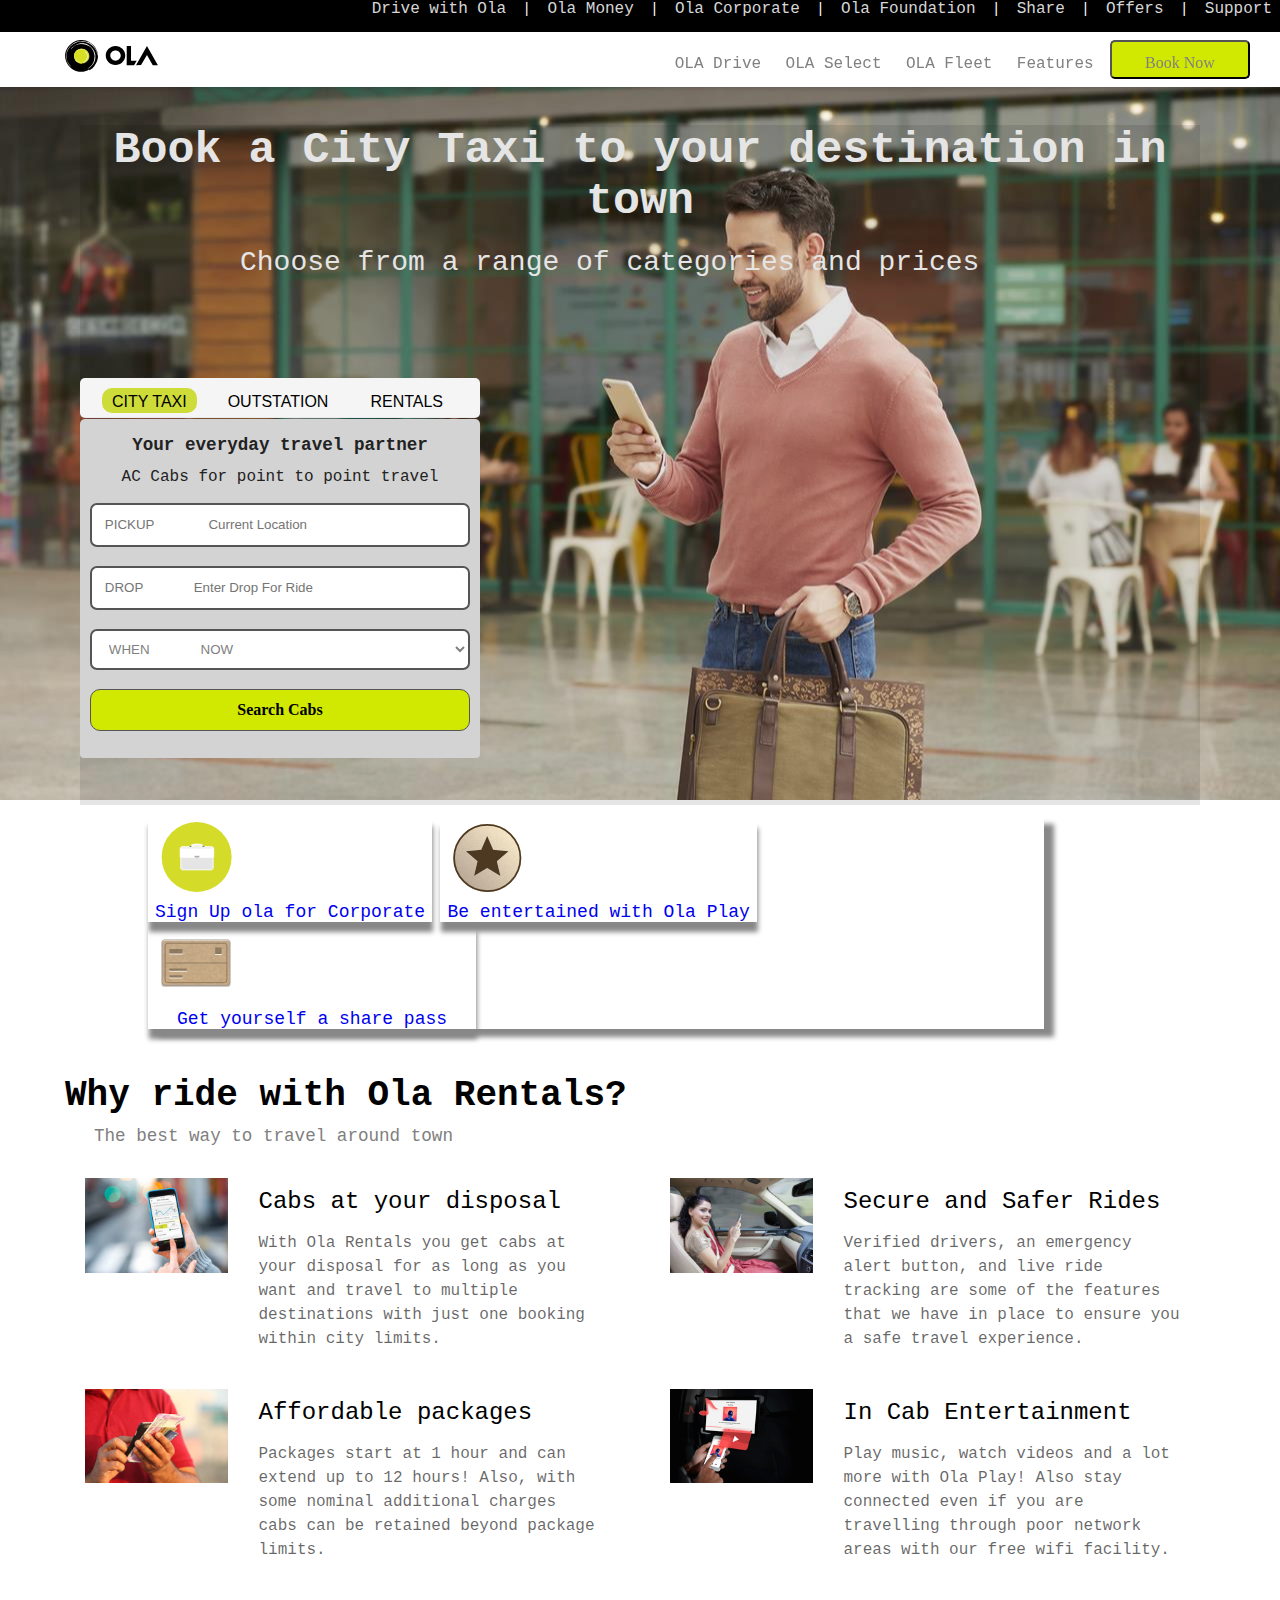
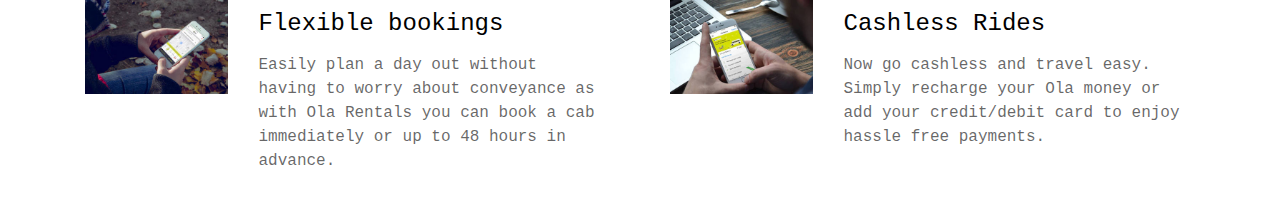
<file: index.html>
<!DOCTYPE html>
<html lang="en">
<head>
    <meta charset="UTF-8">
    <meta name="viewport" content="width=device-width, initial-scale=1.0">
    <meta http-equiv="X-UA-Compatible" content="ie=edge">
    <title>Book OLA Cabs</title>
    <link rel="stylesheet" href="style.css">
    <link rel="icon" href="./img/favicon.ico" type="image/gif" sizes="16x16">
</head>

<body>
    <header class="ola-header">
        <div class="nav-bar nav-black navv">
            <span class="left"></span>
            <span class=" right">
                <a class="nav-bar-item " href="https://partners.olacabs.com/" target="_blank">Drive with Ola</a> |
                <a class="nav-bar-item " href="https://www.olamoney.com/" target="_blank">Ola Money</a> |
                <a class="nav-bar-item " href="https://corporate.olacabs.com/" target="_blank">Ola Corporate</a> |
                <a class="nav-bar-item " href="https://ola.foundation/" target="_blank">Ola Foundation</a> |
                <a class="nav-bar-item " href="https://www.olacabs.com/share" target="_blank">Share</a> |
                <a class="nav-bar-item " href="https://blog.olacabs.com/" target="_blank">Offers</a> |
                <a class="nav-bar-item " href="https://help.olacabs.com/support" target="_blank">Support</a>
            </span>
        </div>

        <div class="nav-bar nav-white ">
            <span class="logo left"><img src="./img/ola-logo.svg" height=90%></span>
            <span class=" nav-size right">
                <a class="nav-bar-item nav-button" href="https://www.olacabs.com/ola-drive">OLA Drive</a>
                <a class="nav-bar-item nav-button" href="https://www.olacabs.com/olaSelect">OLA Select</a>
                <a class="nav-bar-item nav-button" href="https://www.olacabs.com/fleet">OLA Fleet</a> 
                <a class="nav-bar-item nav-button" href="https://www.olacabs.com/features">Features</a>
                <button class="nav-btn"><a href="https://book.olacabs.com/?utm_source=book_now_top_right" >Book Now</a></button>
            </span>
        </div>
    </header>

    <section>
        <div id="showcase">
            <div class="wrapper1">
                <div class="wrapper1-item banner">

                   <div class="overlay"></div>
                    <div class="overlay-left"></div>
                    
                    <h1 class="top-title">
                        Book a City Taxi to your destination in town
                    </h1>
                    <label class="top-subtitle">Choose from a range of categories and prices</label>
    
                    <div class="ola-booking-wrapper">

                        <div class="ola-booking">
                            <div class="booking-tab">
                                <div class="tab-btn-wrapper text-center">
                                    <a href="index.html" class="tab tab-active">City Taxi</a>
                                </div>
                                <div class="tab-btn-wrapper text-center">
                                    <a href="outstation.html" class="tab">Outstation</a>
                                </div>
                                <div class="tab-btn-wrapper text-center">
                                    <a href="rental.html" class="tab">Rentals</a>
                                </div>
                            </div>
                       
                            <div class="form1 ind">
                                <form>
                                
                                    <div class="label1">
                                        <label><b>Your everyday travel partner</b></label><br>
                                        <label style="font-size: 1rem;">AC Cabs for point to point travel</label>                           
                                    </div>

                                    <div class="label2">
                                        <input type="text" class="text-input pickup" placeholder="PICKUP		    Current Location" /> <br>
                                        <input type="text" class="text-input drop" placeholder="DROP		Enter Drop For Ride" /><br>
                                    
                                        <select class="text-input when" name="label2">
                                            <option value="NOW">WHEN &nbsp;&emsp;&emsp;&emsp; NOW</option> <!-- nbsp for intend spaces , emsp for 4spaces -->
                                            <option value="canada">Scedule for Later</option>
                                        </select>

                                    </div>

                                    <button type="submit" class="primary-btn">Search Cabs</button>
                                </form>
                            
                            </div>
                            
                            <!-- <iframe  name="iframe1" src="https://bookingwidget.olacabs.com" class="city-iframe"></iframe> -->
                        </div>

                    </div>
                </div>
            </div>
        </div>
    </section>
    <br>
    <section>
        <div id="box">
    
            <div class="item">
                <div class="item1">
                    <img src="img/00000000363.svg">
                    <div class="ver1" style="font-size: 18px;">
                        <a href="#">Sign Up ola for Corporate</a>
                    </div>
                </div>
                <div class="item1">
                    <img src="img/00000000360.svg">
                    <div class="ver2" style="font-size: 18px;">
                        <a href="#">Be entertained with Ola Play</a>
                    </div>
                </div>
                <div class="item1">
                    <img src="img/00000000362.svg" height="71px" width="70px">
                    <div class="ver3" style="font-size: 18px;padding: 0 22px">
                        <a href="#">Get yourself a share pass</a></div>
                </div>
            </div>
    
        </div>
    </section>
<br>
    <section>
        <div id="container">
            <div class="items">
                <h2 class="top-title">Why ride with Ola Rentals?</h2>
                <label class="top-subtitle">
                    The best way to travel around town
                </label>
                <div class="cards">
                    <div class="wd-50">
                        <a target="_blank" class="list">
                            <div class="wd-30"><img src="./img/00000000374.jpg"> </div>
                            <div class="wd-70">
                                <h4 class="heading">Cabs at your disposal</h4>
                                <p class="info">
                                    With Ola Rentals you get cabs at your disposal for as long as you want and travel to
                                    multiple destinations with just one
                                    booking within city limits.
                                </p>
                            </div>
                        </a>
                
    
                        <a target="_blank" class="list">
                            <div class="wd-30"><img src="./img/00000000334.jpg"></div>
                            <div class="wd-70">
                                <h4 class="heading">Affordable packages</h4>
                                <p class="info">
                                    Packages start at 1 hour and can extend up to 12 hours! Also, with some nominal
                                    additional charges cabs can
                                    be retained
                                    beyond package limits.
                                </p>
                            </div>
                        </a>
    
                        <a target="_blank" class="list">
                            <div class="wd-30"><img src="./img/00000000359.jpg"></div>
                            <div class="wd-70">
                                <h4 class="heading">Flexible bookings</h4>
                                <p class="info">
                                    Easily plan a day out without having to worry about conveyance as with Ola Rentals you
                                    can book a cab immediately or up
                                    to 48 hours in advance.
                                </p>
                            </div>
    
                        </a>
    
    
    
    
    
                    </div>
    
                    <div class="wd-50">
                        <a target="_blank" class="list">
                            <div class="wd-30"><img src="./img/00000000350.jpg"> </div>
                            <div class="wd-70">
                                <h4 class="heading">Secure and Safer Rides</h4>
                                <p class="info">
                                    Verified drivers, an emergency alert button, and live ride tracking are some of the
                                    features that we have in place to
                                    ensure you a safe travel experience.
                                </p>
                            </div>
                        </a>
    
                        <a target="_blank" class="list">
                            <div class="wd-30"><img src="./img/00000000371.jpg"></div>
                            <div class="wd-70">
                                <h4 class="heading">In Cab Entertainment</h4>
                                <p class="info">
                                    Play music, watch videos and a lot more with Ola Play! Also stay connected even if you
                                    are travelling through poor
                                    network areas with our free wifi facility.
                                </p>
                            </div>
    
                        </a>
    
    
                        <a target="_blank" class="list">
                            <div class="wd-30"><img src="./img/00000000372.jpg"></div>
                            <div class="wd-70">
                                <h4 class="heading">Cashless Rides</h4>
                                <p class="info">
                                    Now go cashless and travel easy. Simply recharge your Ola money or add your credit/debit
                                    card to enjoy hassle free
                                    payments.
                                </p>
                            </div>
                        </a>
                    </div>
    
                </div>
            </div>
        </div>
    </section>

</body>
</html>
</file>
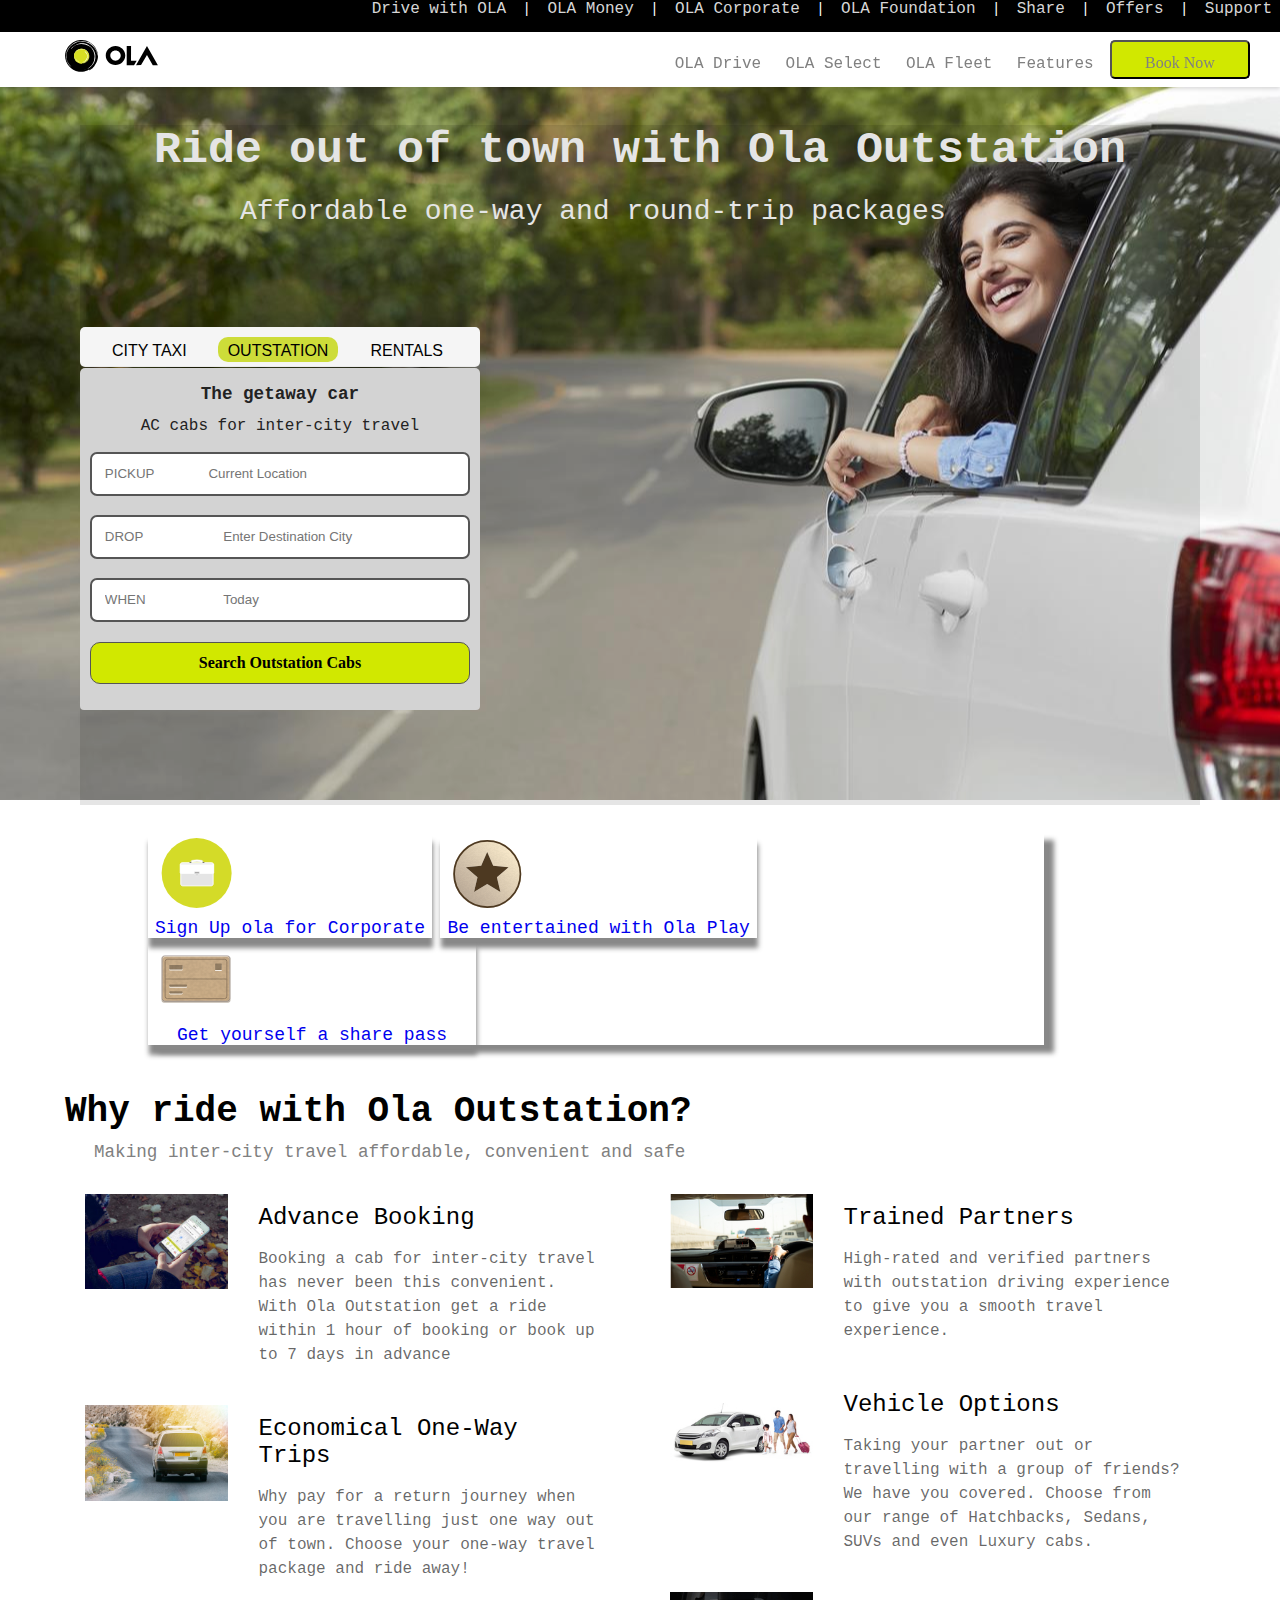
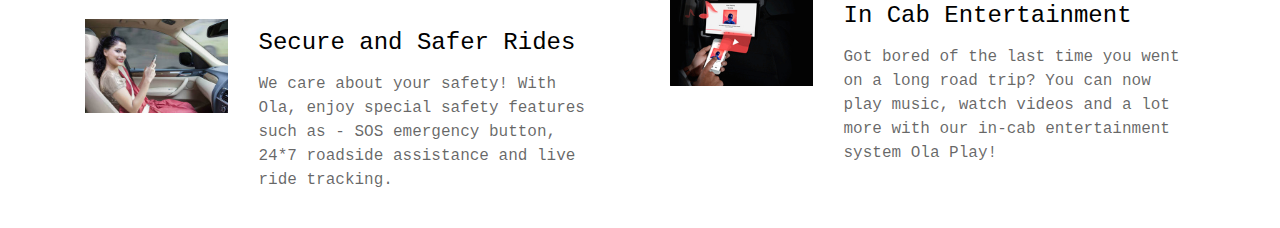
<file: outstation.html>
<!DOCTYPE html>
<html lang="en">

<head>
    <meta charset="UTF-8">
    <meta name="viewport" content="width=device-width, initial-scale=1.0">
    <meta http-equiv="X-UA-Compatible" content="ie=edge">
    <title>Book OLA Cabs</title>
    <link rel="stylesheet" href="style.css">
    <link rel="icon" href="./img/favicon.ico" type="image/gif" sizes="16x16">
</head>

<body>
    <header class="ola-header">
        <div class="nav-bar nav-black navv">
            <span class="left"></span>
            <span class=" right">
                <a class="nav-bar-item " href="https://partners.olacabs.com/" target="_blank">Drive with OLA</a> |
                <a class="nav-bar-item " href="https://www.olamoney.com/" target="_blank">OLA Money</a> |
                <a class="nav-bar-item " href="https://corporate.olacabs.com/" target="_blank">OLA Corporate</a> |
                <a class="nav-bar-item " href="https://ola.foundation/" target="_blank">OLA Foundation</a> |
                <a class="nav-bar-item " href="https://www.olacabs.com/share" target="_blank">Share</a> |
                <a class="nav-bar-item " href="https://blog.olacabs.com/" target="_blank">Offers</a> |
                <a class="nav-bar-item " href="https://help.olacabs.com/support" target="_blank">Support</a>
            </span>
        </div>
    
        <div class="nav-bar nav-white ">
            <span class="logo left"><img src="./img/ola-logo.svg" height=90%></span>
            <span class=" nav-size right">
                <a class="nav-bar-item nav-button" href="https://www.olacabs.com/ola-drive">OLA Drive</a>
                <a class="nav-bar-item nav-button" href="https://www.olacabs.com/olaSelect">OLA Select</a>
                <a class="nav-bar-item nav-button" href="https://www.olacabs.com/fleet">OLA Fleet</a>
                <a class="nav-bar-item nav-button" href="https://www.olacabs.com/features">Features</a>
                <button class="nav-btn"><a href="https://book.olacabs.com/?utm_source=book_now_top_right">Book
                        Now</a></button>
            </span>
        </div>
    </header>

    <section>
        <div id="showcase" style="background-image: url('img/outstat.jpg');">
            <div class="wrapper1">
                <div class="wrapper1-item banner">

                    <div class="overlay"></div>
                    <div class="overlay-left"></div>

                    <h1 class="top-title">
                        Ride out of town with Ola Outstation
                    </h1>
                    <label class="top-subtitle">Affordable one-way and round-trip packages</label>

                    <div class="ola-booking-wrapper">
                        <div class="ola-booking">

                            <div class="booking-tab">
                                <div class="tab-btn-wrapper text-center">
                                    <a href="index.html" class="tab ">City Taxi</a>
                                </div>
                                <div class="tab-btn-wrapper text-center">
                                    <a href="outstation.html" class="tab tab-active">Outstation</a>
                                </div>
                                <div class="tab-btn-wrapper text-center">
                                    <a href="rental.html" class="tab">Rentals</a>
                                </div>
                            </div>

                            <div class="form1">
                                <form class="out">
                                        <div class="label1">
                                            <label><strong>The getaway car</strong></label><br>
                                            <label style="font-size: 1rem;">AC cabs for inter-city travel</label>
                                        </div>
                            
                                        <div class="label2">
                                            <input type="text" class="text-input pickup" placeholder="PICKUP		    Current Location" /> <br>
                                            <input type="text" class="text-input drop" placeholder="DROP			Enter Destination City" /><br>
                                            <input type="text" class="text-input when" placeholder="WHEN			Today" /><br>
                                            
                                        </div>
                                        <button type="submit" class="primary-btn">Search Outstation Cabs</button>
                                </form>
                            
                            </div>


                            <!-- <iframe src="https://bookingwidget.olacabs.com/outstation-cabs" class="city-iframe"></iframe> -->
                        </div>
                    </div>

                </div>
            </div>
        </div>
    </section>
    <br><br>
<section>
    <div id="box">

        <div class="item">
            <div class="item1">
                <img src="img/00000000363.svg">
                <div class="ver1" style="font-size: 18px;">
                    <a href="#">Sign Up ola for Corporate</a>
                </div>
            </div>
            <div class="item1">
                <img src="img/00000000360.svg">
                <div class="ver2" style="font-size: 18px;">
                    <a href="#">Be entertained with Ola Play</a>
                </div>
            </div>
            <div class="item1">
                <img src="img/00000000362.svg" height="71px" width="70px">
                <div class="ver3" style="font-size: 18px;padding: 0 22px">
                    <a href="#">Get yourself a share pass</a></div>
            </div>
        </div>

    </div>
</section>
    <!-- <section>
        <div id="container">
            <div class="offers">
                <div style="display: flex;margin: 30px;justify-items: center;">
                    <div class="content" style="padding: 0 0">
                        <h4>Rs. 250 off on first Ola Outstation ride</h4>
                        <label>Use code RIDE250</label>
                    </div>
                    <div class="content" style="padding: 0 0">
                        <h4>Fares starting at just Rs. 10/km</h4>
                        <label>Pocket-friendly pricing</label>
                    </div>
                    <div class="content" style="padding: 0 0">
                        <h4>Safe and comfortable rides</h4>
                        <label>24*7 support and on-road assistance</label>
                    </div>
    
                </div>
                <button type="button" class="prev-btn">Prev</button>
                <button type="button" class="next-btn">Next</button>
            </div>
    
        </div>
    </section> -->
    <br>
    <section>
        <div id="container">
            <div class="items">
            <h2 class="top-title">Why ride with Ola Outstation?</h2>
            <label class="top-subtitle">
                Making inter-city travel affordable, convenient and safe
            </label>
            <div class="cards">
                <div class="wd-50">
                       
                    <a target="_blank" class="list">
                        <div class="wd-30"><img src="./img/00000000359.jpg"> </div>
                        <div class="wd-70">
                            <h4 class="heading">Advance Booking</h4>
                            <p class="info">
                                Booking a cab for inter-city travel has never been this convenient. With Ola Outstation get a
                                ride within 1 hour of
                                booking or book up to 7 days in advance
                            </p>
                        </div>
                    </a>

                    <a target="_blank" class="list">
                        <div class="wd-30"><img src="./img/00000000349.jpg"></div>
                        <div class="wd-70">
                            <h4 class="heading">Economical One-Way Trips</h4>
                            <p class="info">
                                Why pay for a return journey when you are travelling just one way out of town. Choose your one-way travel package and
                                ride away!
                            </p>
                        </div>

                    </a>


                    <a target="_blank" class="list" >
                        <div class="wd-30"><img src="./img/00000000350.jpg"></div>
                        <div class="wd-70">
                            <h4 class="heading">Secure and Safer Rides</h4>
                            <p class="info">
                                We care about your safety! With Ola, enjoy special safety features such as - SOS emergency button, 24*7 roadside
                                assistance and live ride tracking.
                            </p>
                        </div>  
                    </a>

                    
                </div>

                <div class="wd-50">
                    <a target="_blank" class="list">
                        <div class="wd-30"><img src="./img/00000000373.jpg"> </div>
                        <div class="wd-70">
                            <h4 class="heading">Trained Partners</h4>
                            <p class="info">
                                High-rated and verified partners with outstation driving experience to give you a smooth travel experience.
                            </p>
                        </div>
                    </a>
                    
                    <a target="_blank" class="list">
                        <div class="wd-30"><img src="./img/00000000376.jpg"></div>
                        <div class="wd-70">
                            <h4 class="heading">Vehicle Options</h4>
                            <p class="info">
                                Taking your partner out or travelling with a group of friends? We have you covered. Choose from our range of Hatchbacks,
                                Sedans, SUVs and even Luxury cabs.

                            </p>
                        </div>
                    
                    </a>
                    
                    
                    <a target="_blank" class="list">
                        <div class="wd-30"><img src="./img/00000000371.jpg"></div>
                        <div class="wd-70">
                            <h4 class="heading">In Cab Entertainment</h4>
                            <p class="info">
                            Got bored of the last time you went on a long road trip? You can now play music, watch videos and a lot more with our
                            in-cab entertainment system Ola Play!
                            </p>
                        </div>
                    </a>
                </div>

            </div>
        </div>
    </div>    
    </section>

</body>

</html>
</file>
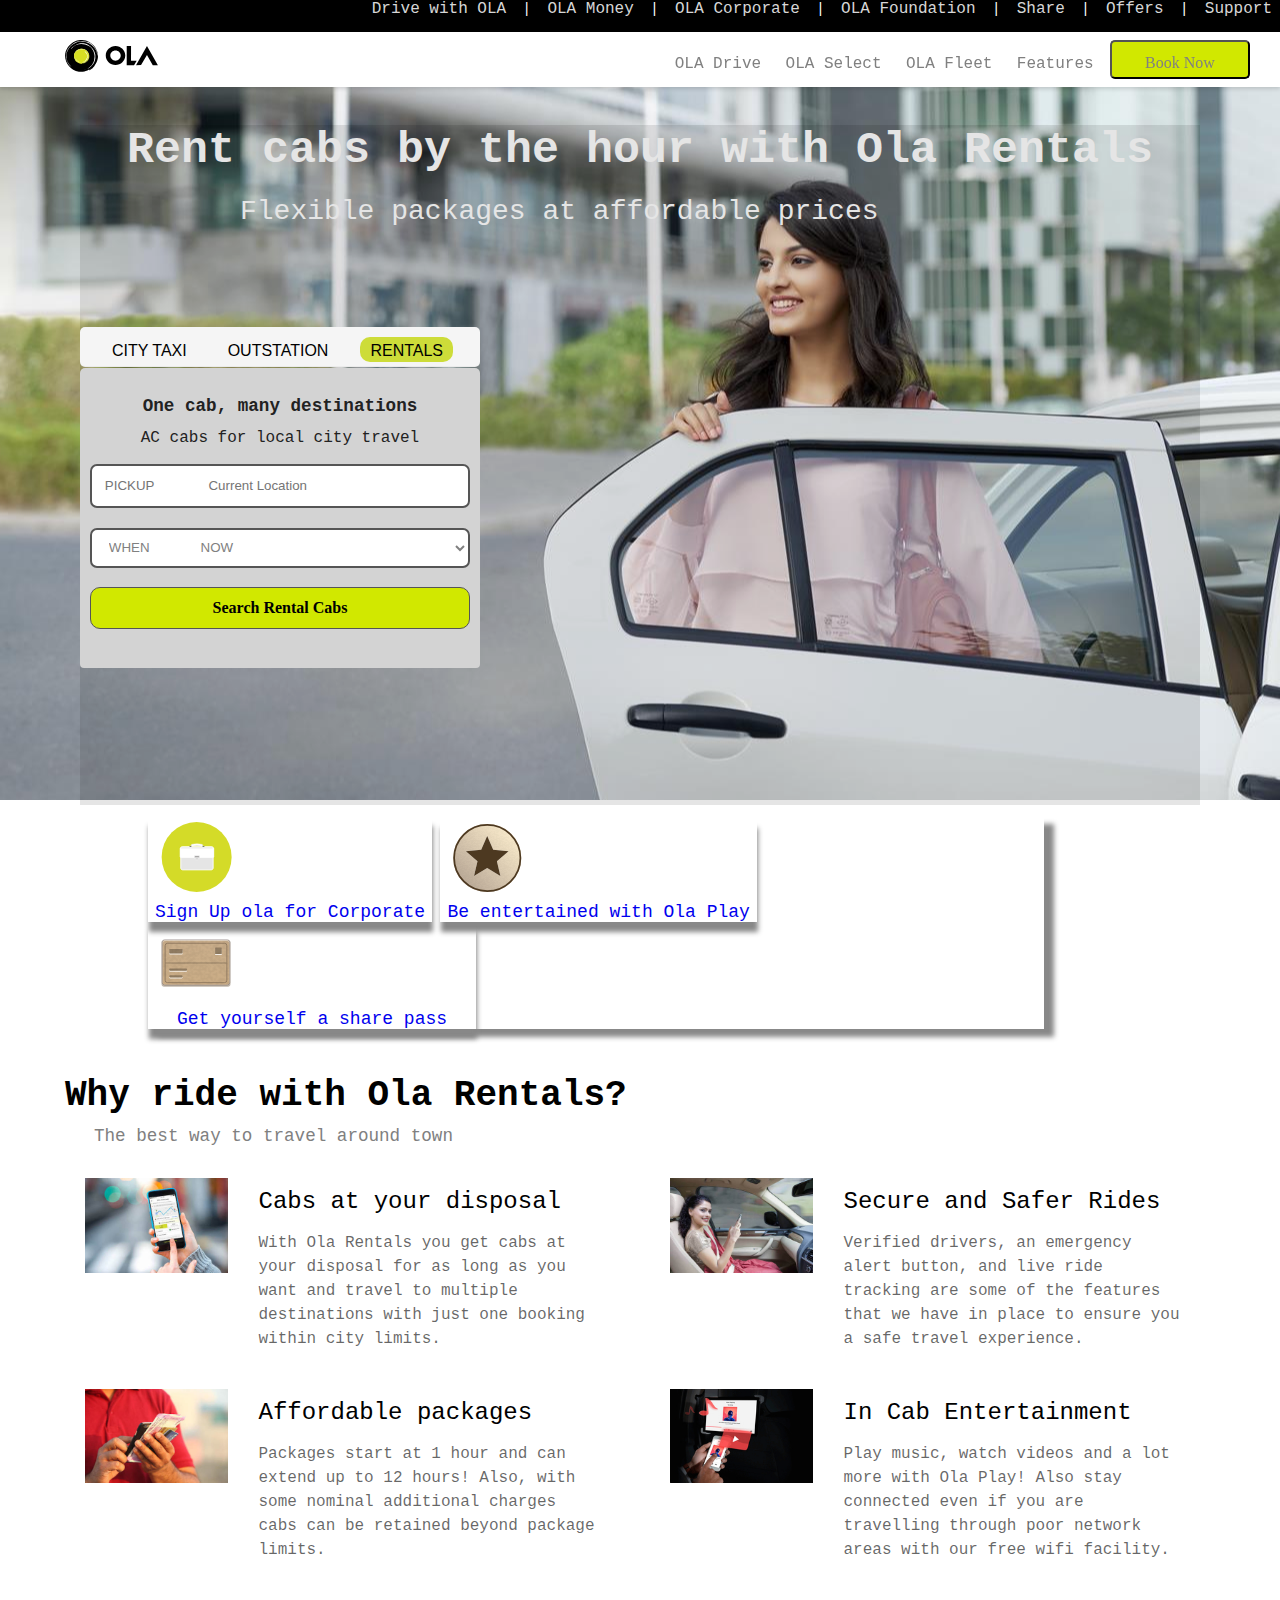
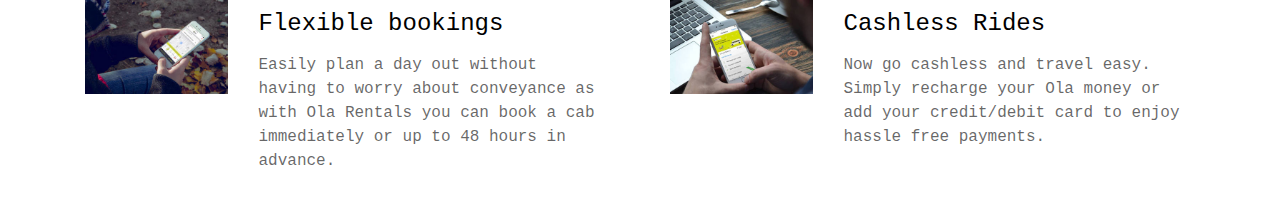
<file: rental.html>
<!DOCTYPE html>
<html lang="en">

<head>
    <meta charset="UTF-8">
    <meta name="viewport" content="width=device-width, initial-scale=1.0">
    <meta http-equiv="X-UA-Compatible" content="ie=edge">
    <title>Book OLA Cabs</title>
    <link rel="stylesheet" href="style.css">
    <link rel="icon" href="./img/favicon.ico" type="image/gif" sizes="16x16">
</head>

<body>
    <header class="ola-header">
        <div class="nav-bar nav-black navv">
            <span class="left"></span>
            <span class=" right">
                <a class="nav-bar-item " href="https://partners.olacabs.com/" target="_blank">Drive with OLA</a> |
                <a class="nav-bar-item " href="https://www.olamoney.com/" target="_blank">OLA Money</a> |
                <a class="nav-bar-item " href="https://corporate.olacabs.com/" target="_blank">OLA Corporate</a> |
                <a class="nav-bar-item " href="https://ola.foundation/" target="_blank">OLA Foundation</a> |
                <a class="nav-bar-item " href="https://www.olacabs.com/share" target="_blank">Share</a> |
                <a class="nav-bar-item " href="https://blog.olacabs.com/" target="_blank">Offers</a> |
                <a class="nav-bar-item " href="https://help.olacabs.com/support" target="_blank">Support</a>
            </span>
        </div>
    
        <div class="nav-bar nav-white ">
            <span class="logo left"><img src="./img/ola-logo.svg" height=90%></span>
            <span class=" nav-size right">
                <a class="nav-bar-item nav-button" href="https://www.olacabs.com/ola-drive">OLA Drive</a>
                <a class="nav-bar-item nav-button" href="https://www.olacabs.com/olaSelect">OLA Select</a>
                <a class="nav-bar-item nav-button" href="https://www.olacabs.com/fleet">OLA Fleet</a>
                <a class="nav-bar-item nav-button" href="https://www.olacabs.com/features">Features</a>
                <button class="nav-btn"><a href="https://book.olacabs.com/?utm_source=book_now_top_right">Book
                        Now</a></button>
            </span>
        </div>
    </header>

    <section>
        <div id="showcase" style="background-image: url('img/rentals.jpg');">
            <div class="wrapper1">
                <div class="wrapper1-item banner">

                    <div class="overlay"></div>
                    <div class="overlay-left"></div>

                    <h1 class="top-title">
                       Rent cabs by the hour with Ola Rentals
                    </h1>
                    <label class="top-subtitle">Flexible packages at affordable prices</label>

                    <div class="ola-booking-wrapper">
                        <div class="ola-booking">

                            <div class="booking-tab">
                                <div class="tab-btn-wrapper text-center">
                                    <a href="index.html" class="tab ">City Taxi</a>
                                </div>
                                <div class="tab-btn-wrapper text-center">
                                    <a href="outstation.html" class="tab ">Outstation</a>
                                </div>
                                <div class="tab-btn-wrapper text-center">
                                    <a href="rental.html" class="tab tab-active">Rentals</a>
                                </div>      
                            </div>

                            <div class="form1 rental">
                                <form>
                                        <div class="label1">
                                            <label><strong>One cab, many destinations</strong></label><br>
                                            <label style="font-size: 1rem;">AC cabs for local city travel</label>
                                        </div>
                                    
                                        <div class="label2">
                                            <input type="text" class="text-input pickup" placeholder="PICKUP		    Current Location" /> <br>
                                            <!-- <input type="text" class="text-input when" placeholder="WHEN			NOW" /> -->
                                            <select class="text-input when" name="label2">
                                                <option value="NOW">WHEN &nbsp;&emsp;&emsp;&emsp; NOW</option> <!-- nbsp for intend spaces , emsp for 4spaces -->
                                                <option value="canada">Scedule for Later</option>
                                            </select>
                                        </div>
                                        <button type="submit" class="primary-btn">Search Rental Cabs</button>    
                                </form>
                            
                            </div>

                        </div>

                            <!-- <iframe src="https://www.bookingwidget.olacabs.com/rental-cabs"
                                class="city-iframe"></iframe> -->
                    </div>
                </div>

                

            </div>
        </div>
    </section>
<br>
    <section>
        <div id="box">
    
            <div class="item">
                <div class="item1">
                    <img src="img/00000000363.svg">
                    <div class="ver1" style="font-size: 18px;">
                        <a href="#">Sign Up ola for Corporate</a>
                    </div>
                </div>
                <div class="item1">
                    <img src="img/00000000360.svg">
                    <div class="ver2" style="font-size: 18px;">
                        <a href="#">Be entertained with Ola Play</a>
                    </div>
                </div>
                <div class="item1">
                    <img src="img/00000000362.svg" height="71px" width="70px">
                    <div class="ver3" style="font-size: 18px;padding: 0 22px">
                        <a href="#">Get yourself a share pass</a></div>
                </div>
            </div>
    
        </div>
    </section>

    <!-- <section>
        <div id="container">
            <div class="offers">
                <div style="display: flex;margin: 30px;justify-items: center;">
                    <div class="content" style="padding: 0 0">
                        <h4>Rs.250 off on first Ola Outstation ride</h4>
                        <label>Use code RIDE250</label>
                    </div>
                    <div class="content" style="padding: 0 5px">
                        <h4>Fares starting at just Rs. 10/km</h4>
                        <label>Pocket-friendly pricing</label>
                    </div>
                    <div class="content" style="padding: 0 5px">
                        <h4>Safe and comfortable rides</h4>
                        <label>24*7 support and on-road assistance</label>
                    </div>
    
                </div>
                <button type="button" class="prev-btn">Prev</button>
                <button type="button" class="next-btn">Next</button>
            </div>
    
            <div class="empty"></div>
        </div>
    </section> -->
<br>

<section>
    <div id="container">
        <div class="items">
            <h2 class="top-title">Why ride with Ola Rentals?</h2>
            <label class="top-subtitle">
                The best way to travel around town
            </label>
            <div class="cards">
                <div class="wd-50">

                    <a target="_blank" class="list">
                        <div class="wd-30"><img src="./img/00000000374.jpg"> </div>
                        <div class="wd-70">
                            <h4 class="heading">Cabs at your disposal</h4>
                            <p class="info">
                                With Ola Rentals you get cabs at your disposal for as long as you want and travel to multiple destinations with just one
                                booking within city limits.
                            </p>
                        </div>
                    </a>
                    
                    <a target="_blank" class="list">
                        <div class="wd-30"><img src="./img/00000000334.jpg"></div>
                        <div class="wd-70">
                            <h4 class="heading">Affordable packages</h4>
                            <p class="info">
                                Packages start at 1 hour and can extend up to 12 hours! Also, with some nominal additional charges cabs can
                                be retained
                                beyond package limits.
                            </p>
                        </div>
                    </a>

                    <a target="_blank" class="list">
                        <div class="wd-30"><img src="./img/00000000359.jpg"></div>
                        <div class="wd-70">
                            <h4 class="heading">Flexible bookings</h4>
                            <p class="info">
                                Easily plan a day out without having to worry about conveyance as with Ola Rentals you can book a cab immediately or up
                                to 48 hours in advance.
                            </p>
                        </div>

                    </a>

                </div>

                <div class="wd-50">
                    <a target="_blank" class="list">
                        <div class="wd-30"><img src="./img/00000000350.jpg"> </div>
                        <div class="wd-70">
                            <h4 class="heading">Secure and Safer Rides</h4>
                            <p class="info">
                                Verified drivers, an emergency alert button, and live ride tracking are some of the features that we have in place to
                                ensure you a safe travel experience.
                            </p>
                        </div>
                    </a>

                    <a target="_blank" class="list">
                        <div class="wd-30"><img src="./img/00000000371.jpg"></div>
                        <div class="wd-70">
                            <h4 class="heading">In Cab Entertainment</h4>
                            <p class="info">
                                Play music, watch videos and a lot more with Ola Play! Also stay connected even if you are travelling through poor
                                network areas with our free wifi facility.
                            </p>
                        </div>

                    </a>


                    <a target="_blank" class="list">
                        <div class="wd-30"><img src="./img/00000000372.jpg"></div>
                        <div class="wd-70">
                            <h4 class="heading">Cashless Rides</h4>
                            <p class="info">
                                Now go cashless and travel easy. Simply recharge your Ola money or add your credit/debit card to enjoy hassle free
                                payments.
                            </p>
                        </div>
                    </a>
                </div>

            </div>
        </div>
    </div>
</section>


</body>

</html>
</file>
<file: style.css>
* {
    box-sizing: border-box;
    -webkit-box-sizing: border-box;
}
body{
    margin: 0;
    padding: 0;
    width: 100%;
    float: left;
    font-size: 14px;
    font-family: 'Gentona','Courier New', Courier, monospace;
    font-weight: 400;    
}

ol, ul {
  list-style: none;
}

table {
  border-collapse: collapse;
  border-spacing: 0;
}

a {
  -webkit-tap-highlight-color: transparent;
  text-decoration: none;
}

.left {
  float: left;
}

.right {
  float: right;
}

.text-left {
  text-align: left;
}

.text-right {
  text-align: right;
}

.text-center {
  text-align: center;
}

.ola-header{
    position: fixed;
    z-index: 99;
    width: 100%;
    top: 0;
    left: 0;
}

.nav-bar{
    height: 2rem;
}
.nav-black{
    background-color: black;
    color: white;
}

.nav-white{
    padding-top: 8px;
    padding-left: 30px;
    padding-right: 30px;
    background-color: white;
    color: black;
    /* height: 3rem; */
    box-shadow: 0px 2px 4px 0px rgba(0, 0, 0, 0.14);
    overflow: hidden;
    text-align: right;
    height: 55px;
    width: 100%;

   }
 
.nav-bar-item{
    justify-content: initial;
    padding: 2px 8px;
}

.nav-black a{
    text-decoration: none;
    font-size: 1rem;
    color: rgba(255, 255, 255, 0.85);;
}
.nav-white a{
    text-decoration: none;
    font-size: 1rem;
    color: grey;
  
}
.nav-size{
    height: 1.8rem;
    text-align: center;
    justify-content: center;
    
}
header .logo{
  padding-left: 35px;
}
.nav-btn{
    height: 135%;
    color: #110e0e;
    background-color: #d1e800;
    font-family: 'Gentona','Roboto';
    text-align: center;
    padding: 10px;
    font-size: 18px;
    border-radius: 5px;
    width: 140px;

}
header a:hover{
	color: #8EC44A;
	font-weight: bold;
}

#showcase{
    background: url('./img/00000000383.jpg') no-repeat center;
    height: 800px;
    font-weight: bold;
    position: relative;
    /* text-align: center; */
    padding: 95px 80px;
    color: #fff;
}
#showcase .btn-wrapper {
  max-width: 1100px;
  margin: auto;
  position: relative;
}

#showcase .top-banner-tab {
  position: absolute;
  max-width: 1100px;
  left: 0;
  right: 0;
  top: 15%;
  margin: auto;
  padding-left: 80px;
  z-index: 9;
}
#showcase .top-title{
    color: white;
    font-weight: 700;
    font-size: 45px;
    text-align: center;
    
    margin-bottom: 20px;
    padding: 0 20px;
    position: relative;
    
}
#showcase .top-subtitle{
    color:white;
    position: relative;
    font-size: 28px;
    text-align: center;
    font-weight: 300;
    padding: 0 20px;
    margin: 10px;
    padding-left: 150px;
    
}

/* First Section Showcase wrpper */

.wrapper1 .overlay {
  width: 100%;
  position: absolute;
  left: 0;
  top: 0;
  bottom: 0;
  right: 0;
  height: 100%;
  background: rgba(0, 0, 0, 0.1);
  z-index: 1;
}

.wrapper1 .overlay-left {
  width: 100%;
  position: absolute;
  left: 0;
  top: 0;
  bottom: 0;
  right: 0;
  height: 100%;
  opacity: 0.6;
  /* background-image: -webkit-gradient(linear, right top, left top, color-stop(28%, rgba(0, 0, 0, 0)), color-stop(77%, #000000)); */
  background-image: linear-gradient(to left, rgba(0, 0, 0, 0) 28%, #000000 77%);
  z-index: 2;
  display: none;
}

.wrapper1 .wrapper1-item {
    background-size: cover;
    height: 680px;
    position: relative;
}

.ola-booking-wrapper {
  height: 680px;
  position: relative;
  width: 100%;
}

.ola-booking {
  position: absolute;
  width: 400px;
  border-radius: 4px;
  z-index: 10;
  left: 0;
  margin-top: 100px;
}

.ola-booking form {
  width: 100%;
  border-bottom-left-radius: 4px;
  border-bottom-right-radius: 4px;
  
}

.ola-booking .booking-tab {
  border-bottom: 1px solid rgba(151, 151, 151, 0.1);
  padding: 10px 5px 10px 5px;
  width: 100%;
  background: #f5f5f5;
  border-radius: 5px;
  height: 40px;
}

.ola-booking .booking-tab .tab-btn-wrapper {
   width: 33%; 
  float: left;
}

.ola-booking .booking-tab .tab {
  text-transform: uppercase;
  color: #000;
  font-weight: 500;
  font-size: 16px;
  padding: 0px 10px;
  height: 25px;
  line-height: 28px;
  text-decoration: none;
  text-align: center;
  display: inline-block;
  vertical-align: middle;
  font-family: "Segoe UI", Roboto, Ubuntu, "Open Sans", "Helvetica Neue", sans-serif;
}

.ola-booking .booking-tab .tab:hover {
  color: #8EC44A;
}

.ola-booking .booking-tab .tab-active {
  background: #CDDC39;
  border-radius: 10px;
}

 .ola-booking .ind{
  min-height: 300px;
}

.ola-booking .out {
  min-height: 300px;
}

.ola-booking .rental {
  min-height: 300px;
  overflow: hidden;
}  
.ola-booking .form1 {
  width: 100%;
  border-radius: 5px;
  border-bottom-left-radius: 4px;
  border-bottom-right-radius: 4px;
}

.form1 {
  margin-top: 1px;
    display: flex;
    flex-direction: column;
    justify-content: center;
    width: 100%;
    padding-bottom: 1rem;
    text-align: center;
    background-color: lightgray;
    border-bottom-left-radius: 10px;
    border-bottom-right-radius: 10px;
    
}
.form1 form {
    width: 100%;
    padding-bottom: 0.65rem;
    border-bottom-left-radius: 10px;
    border-bottom-right-radius: 10px;
}

.form1 label {
    color: #222222;
    font-size: 1.1rem;
    line-height: 2rem;
    font-weight: 500;
    
}
.form1 .label1 {
  margin-top: 10px;
  margin-bottom: 5px;
}
.form1 .label2{
  margin-top: 10px;
}
.form1 .text-input {
    margin-bottom: 1.2rem;
    width: 95%;
  
    background: white;
    border: 2px solid #555;
    border-radius: 7px;
    padding: 0.6rem 0.8rem;
    line-height: 1.3rem;
}

.form1 .when {
    color: gray;
    line-height: 1.3rem;
}

.form1 .primary-btn {
    background-color: #d1e800;
    font-family: cursive;
    width: 95%;
    border: 1px solid #555;
    border-radius: 10px;
    padding: 0.7rem 0.9rem;
    cursor: pointer;
    font-weight: bold;
    font-size: medium;
}

.form1 .drop::-webkit-input-placeholder:before {
    content:'Current Location';
    color: lightgrey;
}


/* Container */
#container{
  display: block;
  width: 100%;
  overflow: hidden;
   padding: 0 65px;
   margin-bottom: 20px;

}

#container .offers{
  text-align: center;
  height: 100px;
  vertical-align: middle;
  
}

#container .offers .content{
  line-height: 15px; 
  text-align: left;
  justify-items: center;
  height: 30%;  
  width: 90%;
  margin: 20px 0px;
  border: 1.5px solid lightgrey;
  border-radius: 10px;
background-color: aliceblue;
padding: 10px
;
 
}

#container .offers h4 {
  font-size: 1rem;
  color: skyblue;
  font-weight: 400;
  padding-bottom: 5px;
}

#container .offers .content:hover{
  color: #f1f1f1;
}

#container .offers .content h4 {
  color: #8EC44A;
}

#container .empty {
  height: 50px;
  width: 100%;
}
/* 
#container .prev-btn {
  position: absolute;
  left: 30px;
  font-size: 0;
  z-index: 2;
  cursor: pointer;
  top: 135%;
  border: 1px solid white;
  width: 40px;
  height: 40px;
  transform: translateY(-50%);
  background: url("./img/arrowhead-left.png") no-repeat center;
  background-size: contain;
}

#container .prev-btn:hover {
  opacity: 0.9;
}

#container .next-btn {
  background: url("./img/arrowhead-right.png") no-repeat center;
  position: absolute;
  right: 30px;
  font-size: 0;
  z-index: 2;
  cursor: pointer;
  top: 135%;
  border: 1px solid white;
  width: 40px;
  height: 40px;
  transform: translateY(-50%);
  
  background-size: contain;
}

#container .next-btn:hover {
  opacity: 0.9;
} */

#showcase .ola-booking .form1 .place{
  padding-left: 100px;
}

#container .top-title{
    color: black;
    font-weight: 600;
    font-size: 36px;
    position: relative;
    margin-bottom: 10px;
}
#container .top-subtitle{
    color:gray;
    position: relative;
    font-size: 1.1rem;
    font-weight: 200;
    margin: 5px;
    padding-left: 1.5rem;
}

#container .offers
{
  background-color: #FFF;
  height: 13%;
  width: 85%;
  border-color: #222;
  position: relative;
  margin: 0 20px;
  box-shadow: 5px 10px #888888;
   box-shadow: 10px 10px 8px #888888;
  border: 1px solid #888888;
  top: -150px;
  left: 10%;
}

#container .cards{
  width: 100%;
  padding: 10px;
}
.items .wd-50 {
  width: 50%;
  float: left;
}
.items .wd-50:hover {
  background-color: whitesmoke;
}
.items .wd-50:first-child {
  padding-right: 20px;
}

.items .wd-50:nth-child(2) {
  padding-left: 20px;
}

.items .list .wd-30 {
  width: 30%;
  float: left;
}

.items .list .wd-30 img {
  max-width: 100%;
  border-radius: 4px;
  max-height: 110px;
  margin-top: 22px;
  padding: 0 10px;
}
.items .list .wd-30 img:hover {
  max-width: 92%;
  border-radius: 20px;
  max-height: 110px;
  margin-top: 22px;
}

.items .list .wd-70 {
  width: 70%;
  float: left;
  padding-left: 20px;
  padding-right: 20px;
}
.items .list .heading {
  font-size: 22px;
  font-weight: 400;
  color: #000000;
}

.items .list .info {
  font-size: 14px;
  color: rgba(0, 0, 0, 0.6);
  font-weight: 300;
  line-height: 22px;
}

.items .last-item {
  margin-bottom: 20px;
}

.card .list .wd-70 {
  width: 70%;
  float: left;
  padding-left: 20px;
  padding-right: 20px;
}
.items .list .wd-70:hover {
  background-color: lightgrey;
  border-radius: 10px;
}

.items .list .heading {
  font-size: 24px;
  font-weight: 400;
  margin-bottom: 5px;
  color: #000000;
}
.items .list .heading:hover {
 color: green;
 font-weight: bolder;
}

.items .list .info {
  font-size: 16px;
  color: rgba(0, 0, 0, 0.6);
  font-weight: 300;
  line-height: 24px;
}

.items .last-item {
  margin-bottom: 20px;
}

#box{
  background-color: #FFF;
  height: 13%;
  width: 70%;
  position: relative;
  margin: 0 20px;
   box-shadow: 10px 8px 5px #888888;
   left: 10%;

}

#box img{
  margin: 6px;
}

#box .item a{
  justify-items: center;
  text-align: center;
}


#box .item .item1{
  display: inline-block;
  padding: 0 7px;
   box-shadow: 1px 10px 5px #888888;
}
</file>
